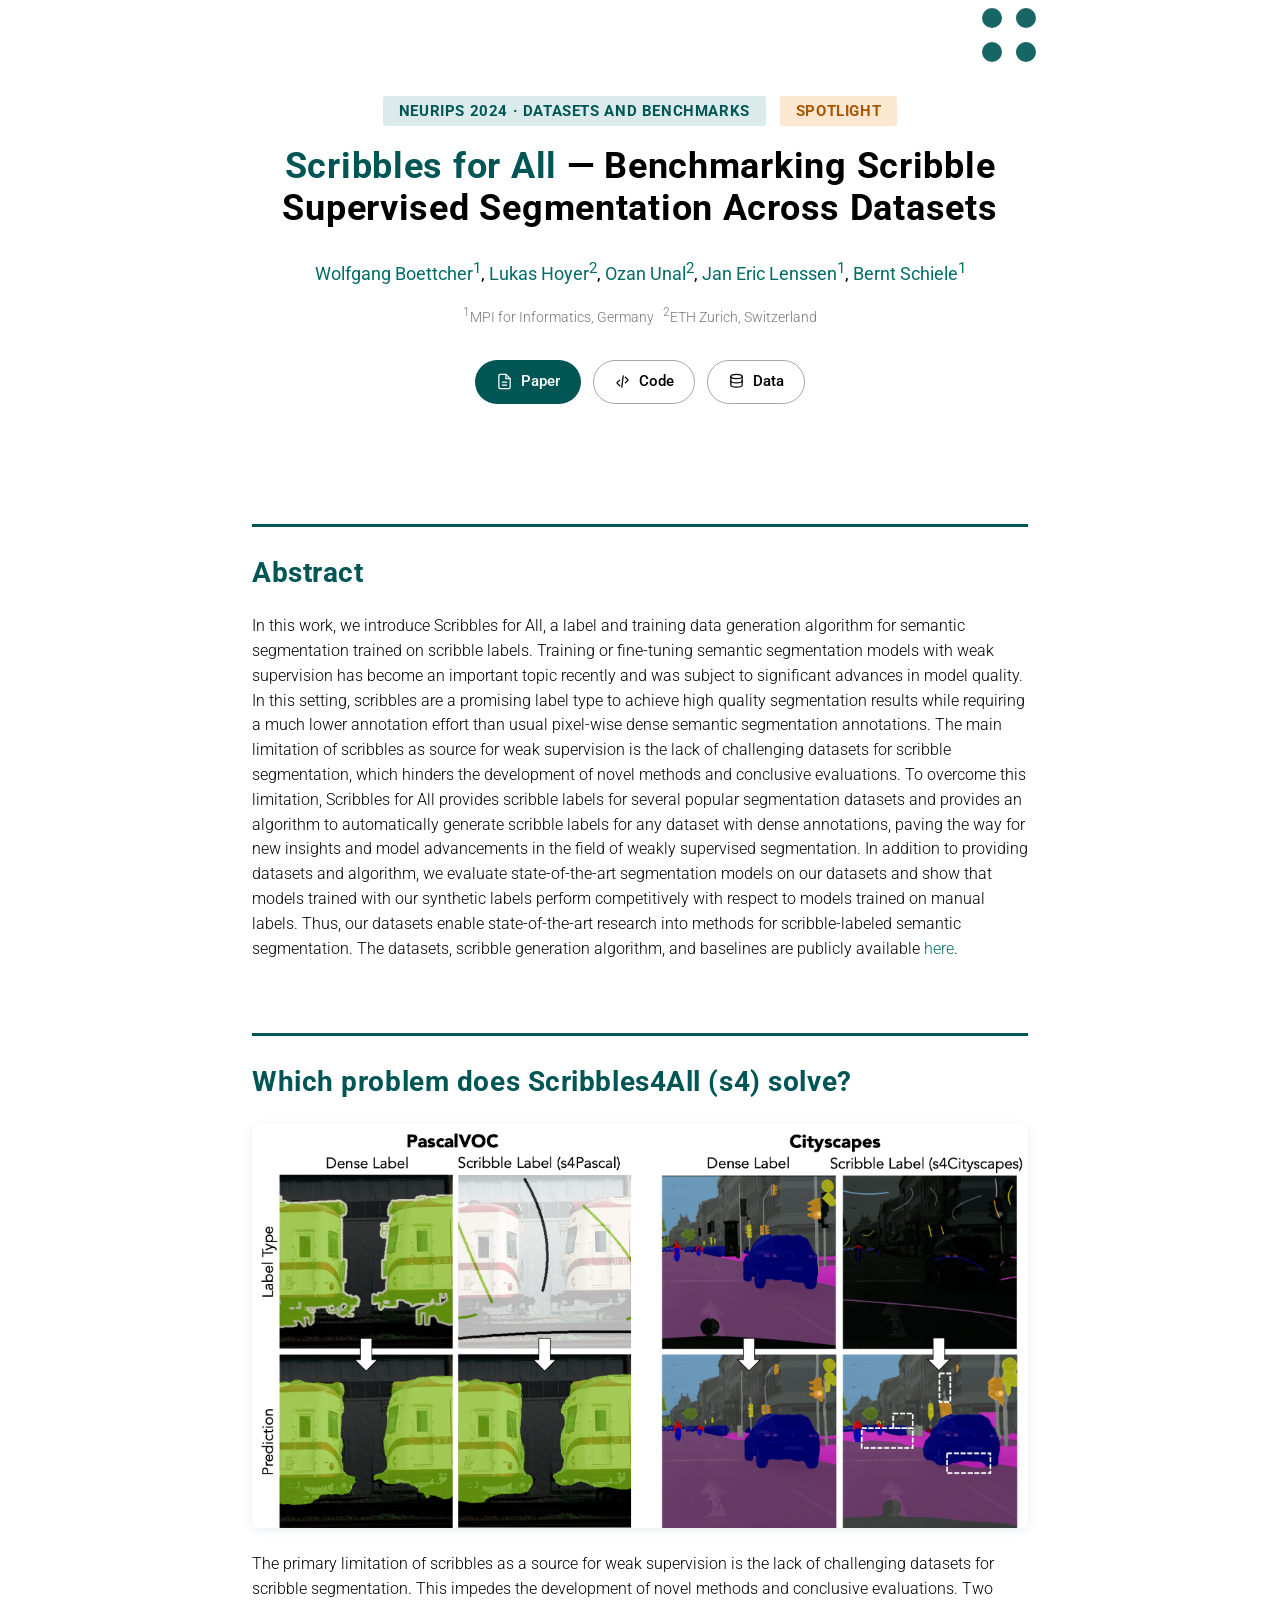
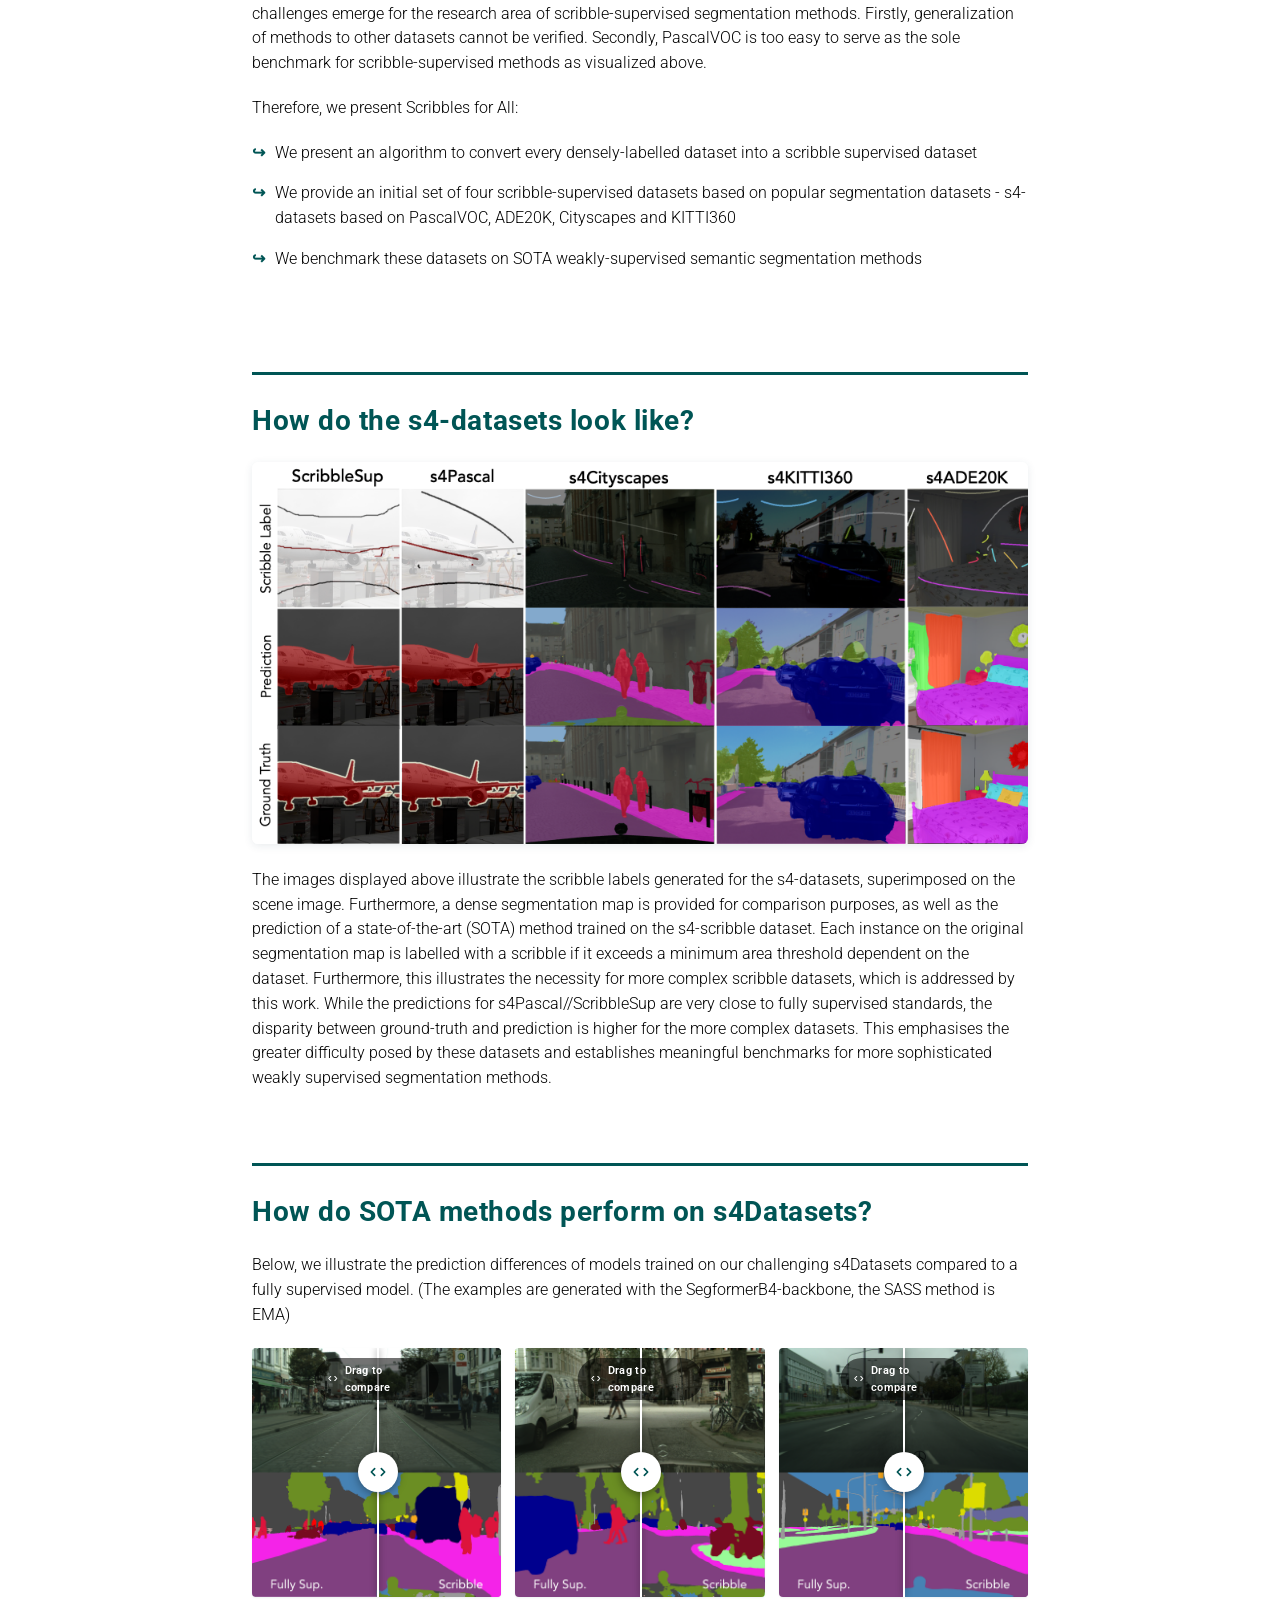
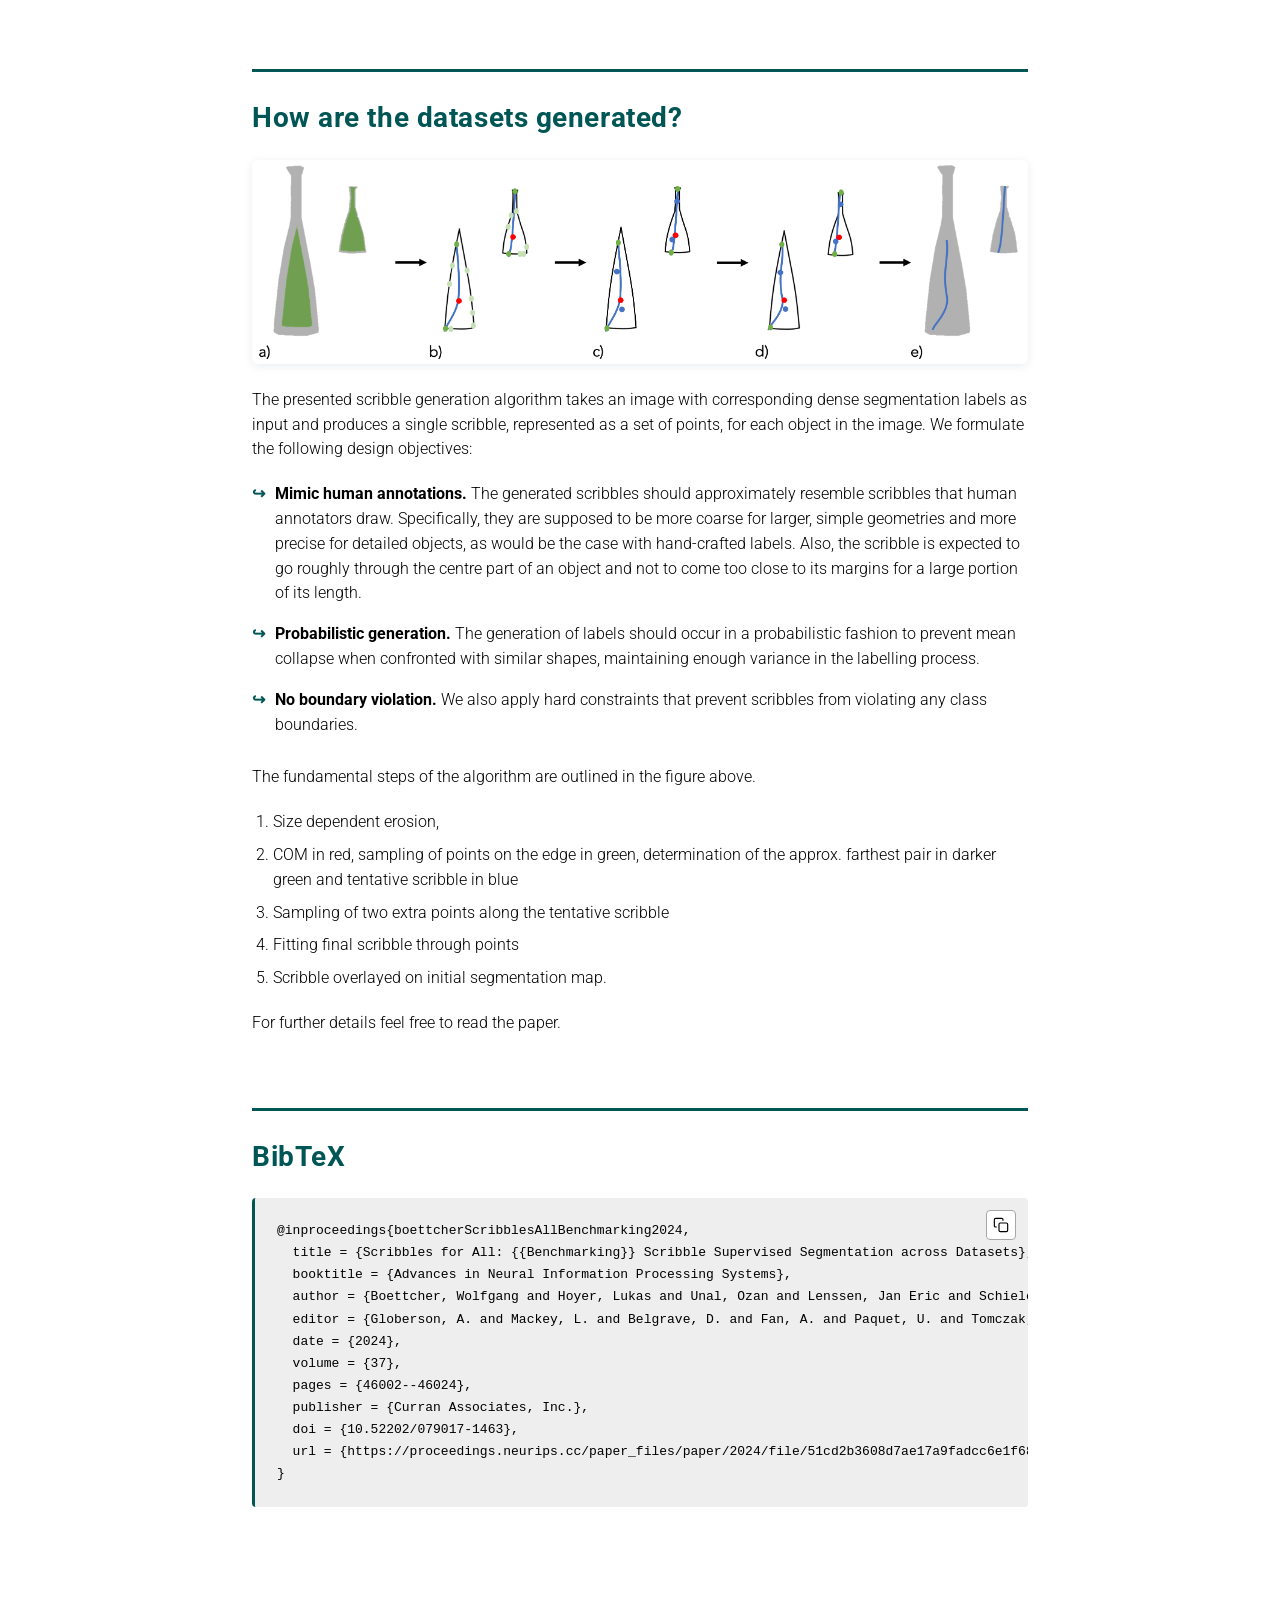
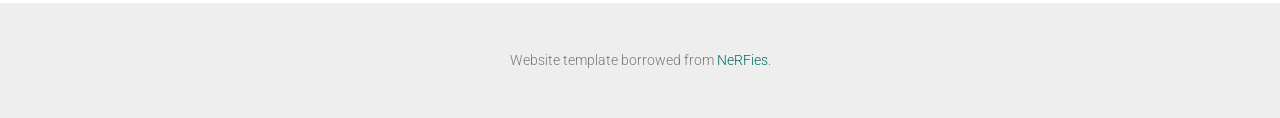
<file: index.html>
<!DOCTYPE html>
<html lang="en">
<head>
  <meta charset="utf-8">
  <meta name="description"
        content="Scribbles for All - Benchmarking Scribble Supervised Segmentation Across Datasets">
  <meta name="keywords" content="scribble supervision, weakly supervised segmentation, semantic segmentation, benchmark, dataset">
  <meta name="viewport" content="width=device-width, initial-scale=1">
  <title>Scribbles for All - Benchmarking Scribble Supervised Segmentation Across Datasets</title>

  <link href="https://fonts.googleapis.com/css2?family=Roboto:ital,wght@0,300;0,400;0,500;0,700;1,300&display=swap"
        rel="stylesheet">
  <link rel="stylesheet" href="./static/css/style.css">

  <script defer src="./static/js/index.js"></script>
</head>
<body>

<section class="hero">
  <div class="hero-circles" aria-hidden="true">
    <span></span><span></span><span></span><span></span>
  </div>

  <div class="badge-row">
    <span class="badge badge-venue">NeurIPS 2024 &middot; Datasets and Benchmarks</span>
    <span class="badge badge-spotlight">Spotlight</span>
  </div>

  <h1 class="hero-title"><span class="accent-text">Scribbles for All</span> &mdash; Benchmarking Scribble Supervised Segmentation Across Datasets</h1>

  <div class="hero-authors">
    <a href="https://wbkit.github.io/" target="_blank" rel="noopener">Wolfgang Boettcher<sup>1</sup></a>,
    <a href="https://lhoyer.github.io/" target="_blank" rel="noopener">Lukas Hoyer<sup>2</sup></a>,
    <a href="https://www.linkedin.com/in/ozan-unal/" target="_blank" rel="noopener">Ozan Unal<sup>2</sup></a>,
    <a href="https://janericlenssen.github.io/" target="_blank" rel="noopener">Jan Eric Lenssen<sup>1</sup></a>,
    <a href="https://www.mpi-inf.mpg.de/departments/computer-vision-and-machine-learning/people/bernt-schiele/" target="_blank" rel="noopener">Bernt Schiele<sup>1</sup></a>
  </div>

  <div class="hero-affiliations">
    <sup>1</sup>MPI for Informatics, Germany&nbsp;&nbsp;&nbsp;<sup>2</sup>ETH Zurich, Switzerland
  </div>

  <div class="button-row">
    <a class="btn btn-primary" href="https://www.arxiv.org/abs/2408.12489" target="_blank" rel="noopener">
      <svg viewBox="0 0 24 24" width="17" height="17" fill="none" stroke="currentColor" stroke-width="1.75" stroke-linecap="round" stroke-linejoin="round"><path d="M14 2H6a2 2 0 0 0-2 2v16a2 2 0 0 0 2 2h12a2 2 0 0 0 2-2V8z"></path><path d="M14 2v6h6"></path><path d="M9 13h6M9 17h6"></path></svg>
      Paper
    </a>
    <a class="btn btn-secondary" href="https://github.com/wbkit/Scribbles4All" target="_blank" rel="noopener">
      <svg viewBox="0 0 24 24" width="17" height="17" fill="none" stroke="currentColor" stroke-width="1.75" stroke-linecap="round" stroke-linejoin="round"><path d="M8 18 4 14l4-4M16 6l4 4-4 4"></path><path d="M13 4 11 20"></path></svg>
      Code
    </a>
    <a class="btn btn-secondary" href="https://github.com/wbkit/Scribbles4All" target="_blank" rel="noopener">
      <svg viewBox="0 0 24 24" width="17" height="17" fill="none" stroke="currentColor" stroke-width="1.75" stroke-linecap="round" stroke-linejoin="round"><ellipse cx="12" cy="5" rx="8" ry="3"></ellipse><path d="M4 5v6c0 1.66 3.58 3 8 3s8-1.34 8-3V5"></path><path d="M4 11v6c0 1.66 3.58 3 8 3s8-1.34 8-3v-6"></path></svg>
      Data
    </a>
  </div>
</section>

<section class="section">
  <hr class="rubric-rule">
  <h2 class="section-title">Abstract</h2>
  <p>
    In this work, we introduce Scribbles for All, a label and training data generation
    algorithm for semantic segmentation trained on scribble labels. Training or
    fine-tuning semantic segmentation models with weak supervision has become an
    important topic recently and was subject to significant advances in model quality.
    In this setting, scribbles are a promising label type to achieve high quality segmentation
    results while requiring a much lower annotation effort than usual pixel-wise
    dense semantic segmentation annotations. The main limitation of scribbles as
    source for weak supervision is the lack of challenging datasets for scribble segmentation,
    which hinders the development of novel methods and conclusive evaluations.
    To overcome this limitation, Scribbles for All provides scribble labels for several
    popular segmentation datasets and provides an algorithm to automatically generate
    scribble labels for any dataset with dense annotations, paving the way for new
    insights and model advancements in the field of weakly supervised segmentation.
    In addition to providing datasets and algorithm, we evaluate state-of-the-art segmentation
    models on our datasets and show that models trained with our synthetic
    labels perform competitively with respect to models trained on manual labels.
    Thus, our datasets enable state-of-the-art research into methods for scribble-labeled
    semantic segmentation. The datasets, scribble generation algorithm, and baselines
    are publicly available <a href="https://github.com/wbkit/Scribbles4All" target="_blank" rel="noopener">here</a>.
  </p>
</section>

<section class="section">
  <hr class="rubric-rule">
  <h2 class="section-title">Which problem does Scribbles4All (s4) solve?</h2>

  <img class="figure" src="./static/image/teaserNew.png" alt="visual abstract">

  <p>
    The primary limitation of scribbles as a source for weak supervision is the lack of challenging datasets for scribble segmentation.
    This impedes the development of novel methods and conclusive evaluations. Two challenges emerge for the research area of
    scribble-supervised segmentation methods. Firstly, generalization of methods to other datasets cannot be verified. Secondly, PascalVOC
    is too easy to serve as the sole benchmark for scribble-supervised methods as visualized above.
  </p>

  <p>Therefore, we present Scribbles for All:</p>
  <div class="bullet-list">
    <div class="bullet-item"><span class="bullet-arrow">&#8618;</span><span>We present an algorithm to convert every densely-labelled dataset into a scribble supervised dataset</span></div>
    <div class="bullet-item"><span class="bullet-arrow">&#8618;</span><span>We provide an initial set of four scribble-supervised datasets based on popular segmentation datasets - s4-datasets based on PascalVOC, ADE20K, Cityscapes and KITTI360</span></div>
    <div class="bullet-item"><span class="bullet-arrow">&#8618;</span><span>We benchmark these datasets on SOTA weakly-supervised semantic segmentation methods</span></div>
  </div>
</section>

<section class="section">
  <hr class="rubric-rule">
  <h2 class="section-title">How do the s4-datasets look like?</h2>

  <img class="figure" src="./static/image/qualitative.png" alt="datasets overview">

  <p>
    The images displayed above illustrate the scribble labels generated for the s4-datasets, superimposed on the
    scene image. Furthermore, a dense segmentation map is provided for comparison purposes, as well as the prediction
    of a state-of-the-art (SOTA) method trained on the s4-scribble dataset. Each instance on the original segmentation
    map is labelled with a scribble if it exceeds a minimum area threshold dependent on the dataset. Furthermore, this
    illustrates the necessity for more complex scribble datasets, which is addressed by this work. While the predictions
    for s4Pascal//ScribbleSup are very close to fully supervised standards, the disparity between ground-truth and
    prediction is higher for the more complex datasets. This emphasises the greater difficulty posed by these datasets
    and establishes meaningful benchmarks for more sophisticated weakly supervised segmentation methods.
  </p>
</section>

<section class="section">
  <hr class="rubric-rule">
  <h2 class="section-title">How do SOTA methods perform on s4Datasets?</h2>

  <p>
    Below, we illustrate the prediction differences of models trained on our challenging s4Datasets compared to
    a fully supervised model. (The examples are generated with the SegformerB4-backbone, the SASS method is EMA)
  </p>

  <div class="compare-grid">
    <div class="compare">
      <img src="./static/image/bremenSUP.png" alt="Bremen supervised">
      <img class="compare-overlay" src="./static/image/bremenEMA.png" alt="Bremen EMA">
      <div class="compare-handle">
        <span>
          <svg viewBox="0 0 24 24" width="20" height="20" fill="none" stroke="var(--accent)" stroke-width="2" stroke-linecap="round" stroke-linejoin="round"><path d="M8 8 4 12l4 4"></path><path d="M16 8l4 4-4 4"></path></svg>
        </span>
      </div>
      <div class="compare-badge">
        <svg viewBox="0 0 24 24" width="13" height="13" fill="none" stroke="#fff" stroke-width="2" stroke-linecap="round" stroke-linejoin="round"><path d="M8 8 4 12l4 4"></path><path d="M16 8l4 4-4 4"></path></svg>
        Drag to compare
      </div>
      <input class="compare-range" type="range" min="0" max="100" value="50" aria-label="Bremen comparison slider">
    </div>
    <div class="compare">
      <img src="./static/image/hamburgSUP.png" alt="Hamburg supervised">
      <img class="compare-overlay" src="./static/image/hamburgEMA.png" alt="Hamburg EMA">
      <div class="compare-handle">
        <span>
          <svg viewBox="0 0 24 24" width="20" height="20" fill="none" stroke="var(--accent)" stroke-width="2" stroke-linecap="round" stroke-linejoin="round"><path d="M8 8 4 12l4 4"></path><path d="M16 8l4 4-4 4"></path></svg>
        </span>
      </div>
      <div class="compare-badge">
        <svg viewBox="0 0 24 24" width="13" height="13" fill="none" stroke="#fff" stroke-width="2" stroke-linecap="round" stroke-linejoin="round"><path d="M8 8 4 12l4 4"></path><path d="M16 8l4 4-4 4"></path></svg>
        Drag to compare
      </div>
      <input class="compare-range" type="range" min="0" max="100" value="50" aria-label="Hamburg comparison slider">
    </div>
    <div class="compare">
      <img src="./static/image/dusseldorfSUP.png" alt="Dusseldorf supervised">
      <img class="compare-overlay" src="./static/image/dusseldorfEMA.png" alt="Dusseldorf EMA">
      <div class="compare-handle">
        <span>
          <svg viewBox="0 0 24 24" width="20" height="20" fill="none" stroke="var(--accent)" stroke-width="2" stroke-linecap="round" stroke-linejoin="round"><path d="M8 8 4 12l4 4"></path><path d="M16 8l4 4-4 4"></path></svg>
        </span>
      </div>
      <div class="compare-badge">
        <svg viewBox="0 0 24 24" width="13" height="13" fill="none" stroke="#fff" stroke-width="2" stroke-linecap="round" stroke-linejoin="round"><path d="M8 8 4 12l4 4"></path><path d="M16 8l4 4-4 4"></path></svg>
        Drag to compare
      </div>
      <input class="compare-range" type="range" min="0" max="100" value="50" aria-label="Dusseldorf comparison slider">
    </div>
  </div>
</section>

<section class="section">
  <hr class="rubric-rule">
  <h2 class="section-title">How are the datasets generated?</h2>

  <img class="figure" src="./static/image/ScribbleGen3.png" alt="Main algorithm steps">

  <p>
    The presented scribble generation algorithm takes an image with corresponding dense segmentation
    labels as input and produces a single scribble, represented as a set of points, for each object in the
    image. We formulate the following design objectives:
  </p>

  <div class="bullet-list">
    <div class="bullet-item"><span class="bullet-arrow">&#8618;</span><span><strong>Mimic human annotations.</strong> The generated scribbles should approximately resemble scribbles that human annotators draw. Specifically, they are supposed to be more coarse for larger, simple geometries and more precise for detailed objects, as would be the case with hand-crafted labels. Also, the scribble is expected to go roughly through the centre part of an object and not to come too close to its margins for a large portion of its length.</span></div>
    <div class="bullet-item"><span class="bullet-arrow">&#8618;</span><span><strong>Probabilistic generation.</strong> The generation of labels should occur in a probabilistic fashion to prevent mean collapse when confronted with similar shapes, maintaining enough variance in the labelling process.</span></div>
    <div class="bullet-item"><span class="bullet-arrow">&#8618;</span><span><strong>No boundary violation.</strong> We also apply hard constraints that prevent scribbles from violating any class boundaries.</span></div>
  </div>

  <p>The fundamental steps of the algorithm are outlined in the figure above.</p>

  <ol class="steps-list">
    <li>Size dependent erosion,</li>
    <li>COM in red, sampling of points on the edge in green, determination of the approx. farthest pair in darker green and tentative scribble in blue</li>
    <li>Sampling of two extra points along the tentative scribble</li>
    <li>Fitting final scribble through points</li>
    <li>Scribble overlayed on initial segmentation map.</li>
  </ol>

  <p>For further details feel free to read the paper.</p>
</section>

<section class="section section-bibtex">
  <hr class="rubric-rule">
  <h2 class="section-title">BibTeX</h2>
  <div class="bibtex-wrap">
    <pre><code>@inproceedings{boettcherScribblesAllBenchmarking2024,
  title = {Scribbles for All: {{Benchmarking}} Scribble Supervised Segmentation across Datasets},
  booktitle = {Advances in Neural Information Processing Systems},
  author = {Boettcher, Wolfgang and Hoyer, Lukas and Unal, Ozan and Lenssen, Jan Eric and Schiele, Bernt},
  editor = {Globerson, A. and Mackey, L. and Belgrave, D. and Fan, A. and Paquet, U. and Tomczak, J. and Zhang, C.},
  date = {2024},
  volume = {37},
  pages = {46002--46024},
  publisher = {Curran Associates, Inc.},
  doi = {10.52202/079017-1463},
  url = {https://proceedings.neurips.cc/paper_files/paper/2024/file/51cd2b3608d7ae17a9fadcc6e1f68629-Paper-Datasets_and_Benchmarks_Track.pdf}
}</code></pre>
    <button type="button" class="icon-btn bibtex-copy" aria-label="Copy BibTeX">
      <svg class="icon-clipboard" viewBox="0 0 24 24" width="16" height="16" fill="none" stroke="currentColor" stroke-width="1.75" stroke-linecap="round" stroke-linejoin="round"><rect x="9" y="9" width="13" height="13" rx="2"></rect><path d="M5 15H4a2 2 0 0 1-2-2V4a2 2 0 0 1 2-2h9a2 2 0 0 1 2 2v1"></path></svg>
      <svg class="icon-check" viewBox="0 0 24 24" width="16" height="16" fill="none" stroke="currentColor" stroke-width="1.9" stroke-linecap="round" stroke-linejoin="round"><path d="M20 6 9 17l-5-5"></path></svg>
    </button>
  </div>
</section>

<footer class="site-footer">
  <p>Website template borrowed from <a href="https://github.com/nerfies/nerfies.github.io" target="_blank" rel="noopener">NeRFies</a>.</p>
</footer>

</body>
</html>
</file>
<file: static/css/style.css>
/* ============================================================
   Scribbles for All — project page
   Design language: MPI Informatics / Max-Planck-Gesellschaft
   Corporate Design (greens, Roboto, square-grid, rubric rules).
   ============================================================ */

:root {
  --mpg-green:       #006c66;
  --mpg-green-dark:  #005555;
  --mpg-black:       #000000;
  --mpg-grey-dark:   #777777;
  --mpg-grey:        #a7a7a8;
  --mpg-grey-light:  #eeeeee;
  --mpg-white:       #ffffff;
  --mpg-orange:      #ef7c00;

  --accent:          var(--mpg-green-dark);
  --text-body:       var(--mpg-black);
  --text-muted:      var(--mpg-grey-dark);
  --text-link:       var(--mpg-green);
  --surface-subtle:  var(--mpg-grey-light);

  --font-sans: 'Roboto', Arial, 'Helvetica Neue', sans-serif;
  --leading-body: 1.55;

  --radius-sm: 3px;
  --radius-md: 4px;
  --radius-lg: 6px;
  --radius-pill: 999px;

  --shadow-sm: 0 1px 2px rgba(41, 72, 93, 0.08);
  --shadow-md: 0 2px 8px rgba(41, 72, 93, 0.10);
}

* {
  box-sizing: border-box;
}

body {
  margin: 0;
  font-family: var(--font-sans);
  font-weight: 300;
  line-height: var(--leading-body);
  color: var(--text-body);
  background: var(--mpg-white);
  -webkit-font-smoothing: antialiased;
}

a {
  color: var(--text-link);
  text-decoration: none;
}

a:hover {
  text-decoration: underline;
}

img {
  max-width: 100%;
}

.container {
  max-width: 840px;
  margin: 0 auto;
  padding: 0 32px;
}

/* ============ HERO ============ */

.hero {
  position: relative;
  max-width: 840px;
  margin: 0 auto;
  padding: 96px 32px 56px;
  overflow: hidden;
  display: flex;
  flex-direction: column;
  align-items: center;
}

.hero-circles {
  position: absolute;
  top: 8px;
  right: 24px;
  opacity: 0.9;
  display: grid;
  grid-template-columns: repeat(2, 20px);
  grid-template-rows: repeat(2, 20px);
  gap: 14px;
}

.hero-circles span {
  width: 20px;
  height: 20px;
  border-radius: 50%;
  background: var(--accent);
  display: block;
}

.badge-row {
  display: flex;
  gap: 14px;
  flex-wrap: wrap;
  justify-content: center;
  align-items: center;
}

.badge {
  display: inline-flex;
  align-items: center;
  gap: 8px;
  font-weight: 700;
  font-size: 0.95rem;
  letter-spacing: 0.04em;
  text-transform: uppercase;
  padding: 6px 16px;
  border-radius: var(--radius-sm);
  line-height: 1.2;
}

.badge-venue {
  background: color-mix(in srgb, var(--mpg-green) 14%, white);
  color: var(--mpg-green-dark);
}

.badge-spotlight {
  background: color-mix(in srgb, var(--mpg-orange) 18%, white);
  color: #a85500;
}

.hero-title {
  margin: 20px 0 0;
  font-weight: 700;
  font-size: 2.25rem;
  line-height: 1.16;
  letter-spacing: 0.02em;
  color: var(--text-body);
  text-align: center;
  max-width: 720px;
}

.hero-title .accent-text {
  color: var(--accent);
}

.hero-authors {
  margin-top: 26px;
  font-size: 18px;
  font-weight: 400;
  line-height: 1.6;
  text-align: center;
  max-width: 680px;
}

.hero-affiliations {
  margin-top: 14px;
  font-size: 14px;
  font-weight: 300;
  color: var(--text-muted);
  text-align: center;
  max-width: 680px;
}

.button-row {
  display: flex;
  gap: 12px;
  margin-top: 32px;
  flex-wrap: wrap;
  justify-content: center;
}

/* ============ BUTTONS ============ */

.btn {
  display: inline-flex;
  align-items: center;
  gap: 8px;
  height: 44px;
  padding: 0 20px;
  border-radius: var(--radius-pill);
  font-family: var(--font-sans);
  font-weight: 500;
  font-size: 15px;
  border: 1.5px solid transparent;
  cursor: pointer;
  transition: background 120ms ease, border-color 120ms ease, color 120ms ease;
}

.btn:hover {
  text-decoration: none;
}

.btn-primary {
  background: var(--accent);
  color: var(--mpg-white);
}

.btn-primary:hover {
  background: color-mix(in srgb, var(--accent) 88%, black);
}

.btn-secondary {
  background: var(--mpg-white);
  color: var(--text-body);
  border-color: var(--mpg-grey);
}

.btn-secondary:hover {
  background: var(--surface-subtle);
}

.icon-btn {
  display: inline-flex;
  align-items: center;
  justify-content: center;
  width: 30px;
  height: 30px;
  border-radius: var(--radius-md);
  border: 1.5px solid var(--mpg-grey);
  background: var(--mpg-white);
  color: var(--text-body);
  cursor: pointer;
  padding: 0;
}

.icon-btn:hover {
  background: var(--surface-subtle);
}

.icon-btn .icon-check {
  display: none;
  color: var(--mpg-green);
}

.icon-btn.is-copied .icon-clipboard {
  display: none;
}

.icon-btn.is-copied .icon-check {
  display: inline-flex;
}

/* ============ SECTIONS ============ */

.section {
  max-width: 840px;
  margin: 0 auto;
  padding: 56px 32px 8px;
}

.section:first-of-type {
  padding-top: 8px;
}

.section-bibtex {
  padding-bottom: 72px;
}

.rubric-rule {
  width: 100%;
  height: 3px;
  background: var(--accent);
  margin-bottom: 24px;
  border: none;
}

.section-title {
  margin: 0 0 20px;
  font-weight: 700;
  font-size: 1.75rem;
  letter-spacing: 0.02em;
  color: var(--accent);
}

.section p {
  margin: 0 0 20px;
  font-size: 1rem;
  font-weight: 300;
  line-height: var(--leading-body);
  color: var(--text-body);
}

.section p:last-child {
  margin-bottom: 0;
}

.figure {
  width: 100%;
  display: block;
  border-radius: var(--radius-lg);
  box-shadow: var(--shadow-md);
  margin-bottom: 24px;
}

.bullet-list {
  display: flex;
  flex-direction: column;
  gap: 16px;
  margin-bottom: 28px;
}

.bullet-item {
  display: flex;
  gap: 10px;
  font-size: 1rem;
  font-weight: 300;
  line-height: var(--leading-body);
  color: var(--text-body);
}

.bullet-arrow {
  color: var(--accent);
  font-weight: 700;
  flex: none;
}

.steps-list {
  margin: 0 0 20px;
  padding-left: 1.3em;
  font-size: 1rem;
  font-weight: 300;
  line-height: var(--leading-body);
  color: var(--text-body);
}

.steps-list li {
  margin-bottom: 8px;
}

.steps-list li:last-child {
  margin-bottom: 0;
}

/* ============ COMPARISON SLIDERS ============ */

.compare-grid {
  display: grid;
  grid-template-columns: repeat(3, 1fr);
  gap: 14px;
}

.compare {
  position: relative;
  width: 100%;
  border-radius: var(--radius-md);
  overflow: hidden;
  box-shadow: var(--shadow-sm);
  user-select: none;
}

.compare img {
  display: block;
  width: 100%;
  height: auto;
}

.compare .compare-overlay {
  position: absolute;
  inset: 0;
  width: 100%;
  height: 100%;
  object-fit: cover;
  clip-path: inset(0 0 0 50%);
}

.compare-handle {
  position: absolute;
  top: 0;
  bottom: 0;
  left: 50%;
  width: 2px;
  background: #fff;
  box-shadow: 0 0 6px rgba(0, 0, 0, 0.5);
  pointer-events: none;
}

.compare-handle span {
  position: absolute;
  top: 50%;
  left: 50%;
  transform: translate(-50%, -50%);
  width: 40px;
  height: 40px;
  border-radius: 50%;
  background: #fff;
  box-shadow: 0 2px 10px rgba(0, 0, 0, 0.4);
  display: flex;
  align-items: center;
  justify-content: center;
}

.compare-badge {
  position: absolute;
  top: 10px;
  left: 50%;
  transform: translateX(-50%);
  padding: 4px 12px;
  background: rgba(0, 0, 0, 0.55);
  color: #fff;
  font-size: 11px;
  font-weight: 600;
  letter-spacing: 0.03em;
  border-radius: var(--radius-pill);
  pointer-events: none;
  display: flex;
  align-items: center;
  gap: 6px;
}

.compare-range {
  position: absolute;
  inset: 0;
  width: 100%;
  height: 100%;
  margin: 0;
  opacity: 0;
  cursor: ew-resize;
  -webkit-appearance: none;
  appearance: none;
}

/* ============ BIBTEX ============ */

.bibtex-wrap {
  position: relative;
}

.bibtex-wrap pre {
  margin: 0;
  background: var(--surface-subtle);
  border-left: 3px solid var(--accent);
  border-radius: var(--radius-md);
  padding: 22px 60px 22px 22px;
  font-family: 'Roboto Mono', Menlo, Consolas, monospace;
  font-size: 13px;
  line-height: 1.7;
  color: var(--text-body);
  overflow-x: auto;
}

.bibtex-copy {
  position: absolute;
  top: 12px;
  right: 12px;
}

/* ============ FOOTER ============ */

.site-footer {
  background: var(--surface-subtle);
  padding: 32px 32px;
  margin-top: 24px;
  text-align: center;
  font-size: 0.9rem;
  color: var(--text-muted);
}

/* ============ RESPONSIVE ============ */

@media (max-width: 640px) {
  .hero {
    padding: 64px 20px 40px;
  }

  .hero-circles {
    display: none;
  }

  .hero-title {
    font-size: 1.6rem;
  }

  .section {
    padding: 40px 20px 8px;
  }

  .compare-grid {
    grid-template-columns: 1fr;
  }
}
</file>
